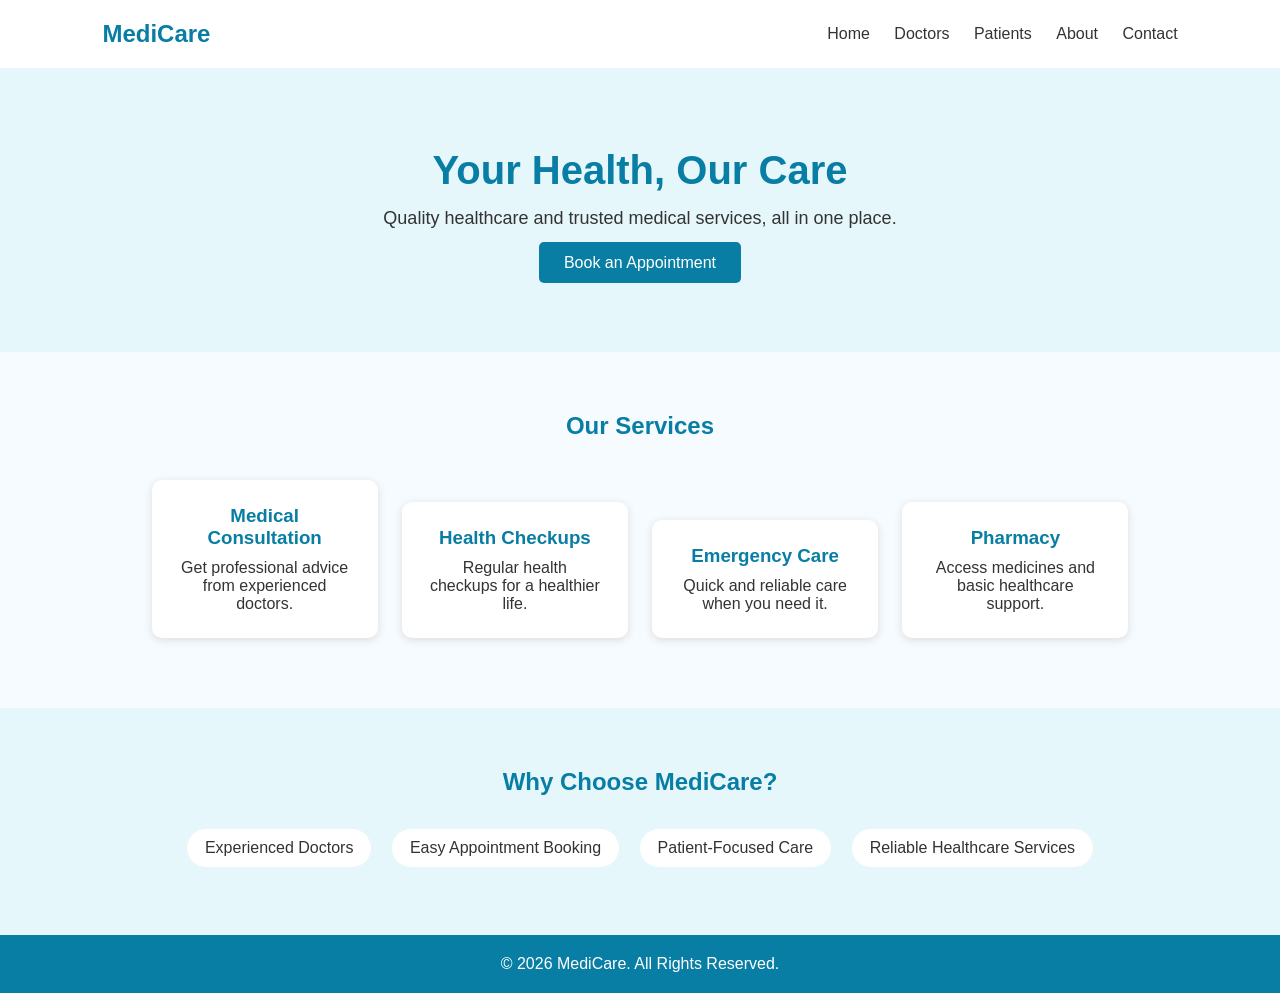
<file: index.html>
<!DOCTYPE html>
<html lang="en">
<head>
    <meta charset="UTF-8">
    <meta name="viewport" content="width=device-width, initial-scale=1.0">

    <title>MediCare - Home</title>

    <link rel="stylesheet" href="css/style.css">
</head>

<body>

    <!-- Navigation Bar -->
    <header>
        <nav>
            <h1>MediCare</h1>

            <div>
                <a href="index.html">Home</a>
                <a href="doctors.html">Doctors</a>
                <a href="patients.html">Patients</a>
                <a href="about.html">About</a>
                <a href="contact.html">Contact</a>
            </div>
        </nav>
    </header>


    <!-- Hero Section -->
    <section class="hero">

        <h2>Your Health, Our Care</h2>

        <p>
            Quality healthcare and trusted medical services,
            all in one place.
        </p>

        <a href="patients.html">Book an Appointment</a>

    </section>


    <!-- Services Section -->
    <section class="services">

        <h2>Our Services</h2>

        <div class="service-card">
            <h3>Medical Consultation</h3>
            <p>
                Get professional advice from experienced doctors.
            </p>
        </div>

        <div class="service-card">
            <h3>Health Checkups</h3>
            <p>
                Regular health checkups for a healthier life.
            </p>
        </div>

        <div class="service-card">
            <h3>Emergency Care</h3>
            <p>
                Quick and reliable care when you need it.
            </p>
        </div>

        <div class="service-card">
            <h3>Pharmacy</h3>
            <p>
                Access medicines and basic healthcare support.
            </p>
        </div>

    </section>


    <!-- Why Choose Us Section -->
    <section class="why-us">

        <h2>Why Choose MediCare?</h2>

        <p>Experienced Doctors</p>
        <p>Easy Appointment Booking</p>
        <p>Patient-Focused Care</p>
        <p>Reliable Healthcare Services</p>

    </section>


    <!-- Footer -->
    <footer>
        <p>&copy; 2026 MediCare. All Rights Reserved.</p>
    </footer>

</body>
</html>
</file>
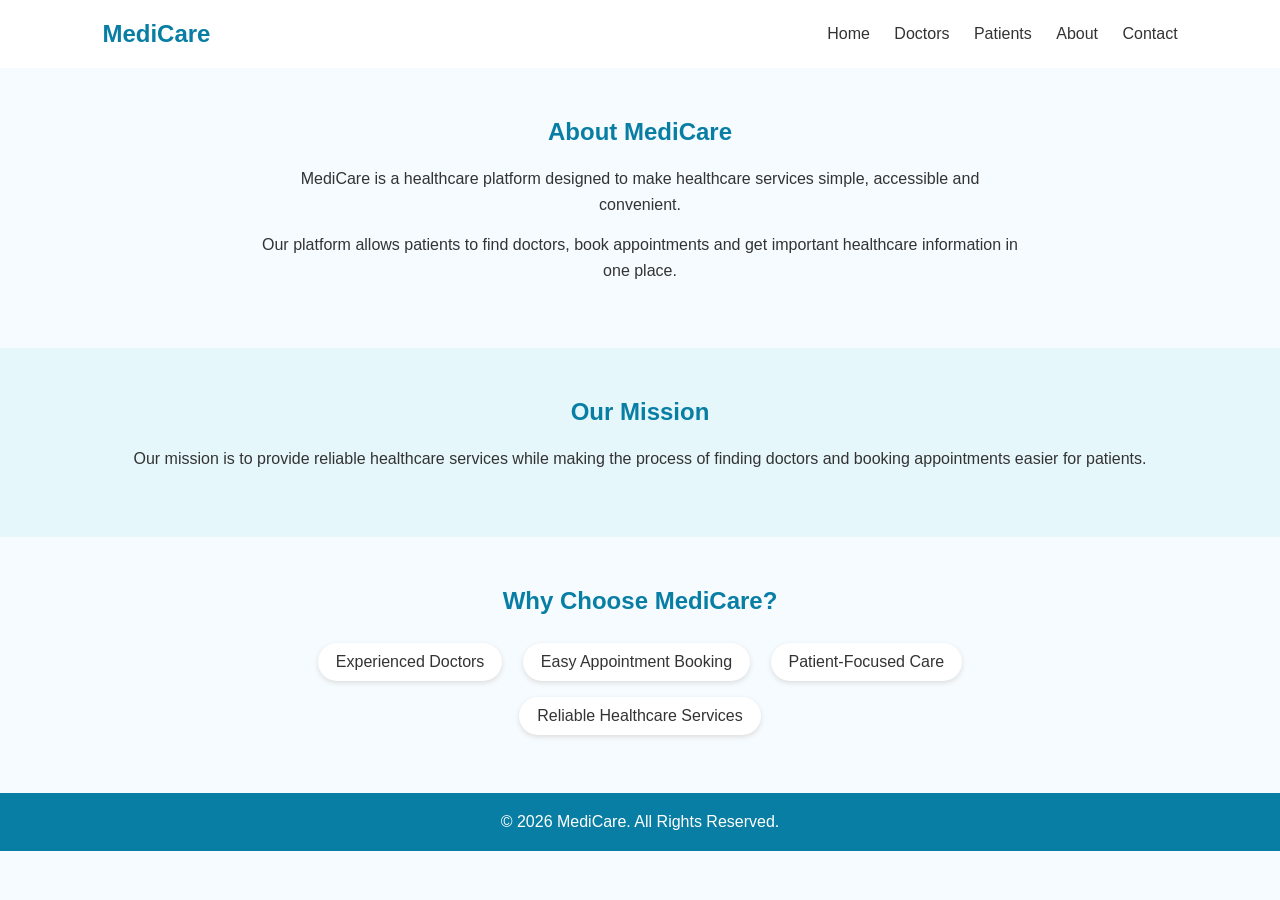
<file: about.html>
<!DOCTYPE html>
<html lang="en">
<head>
    <meta charset="UTF-8">
    <meta name="viewport" content="width=device-width, initial-scale=1.0">

    <title>MediCare - About</title>

    <link rel="stylesheet" href="css/style.css">
</head>

<body>

    <!-- Navigation Bar -->
    <header>
        <nav>
            <h1>MediCare</h1>

            <div>
                <a href="index.html">Home</a>
                <a href="doctors.html">Doctors</a>
                <a href="patients.html">Patients</a>
                <a href="about.html">About</a>
                <a href="contact.html">Contact</a>
            </div>
        </nav>
    </header>


    <!-- About Section -->
    <section class="about">

        <h2>About MediCare</h2>

        <p>
            MediCare is a healthcare platform designed to make
            healthcare services simple, accessible and convenient.
        </p>

        <p>
            Our platform allows patients to find doctors, book
            appointments and get important healthcare information
            in one place.
        </p>

    </section>


    <!-- Mission Section -->
    <section class="mission">

        <h2>Our Mission</h2>

        <p>
            Our mission is to provide reliable healthcare services
            while making the process of finding doctors and booking
            appointments easier for patients.
        </p>

    </section>


    <!-- Why Choose Us -->
    <section class="about-features">

        <h2>Why Choose MediCare?</h2>

        <p>Experienced Doctors</p>
        <p>Easy Appointment Booking</p>
        <p>Patient-Focused Care</p>
        <p>Reliable Healthcare Services</p>

    </section>


    <!-- Footer -->
    <footer>
        <p>&copy; 2026 MediCare. All Rights Reserved.</p>
    </footer>

</body>
</html>
</file>
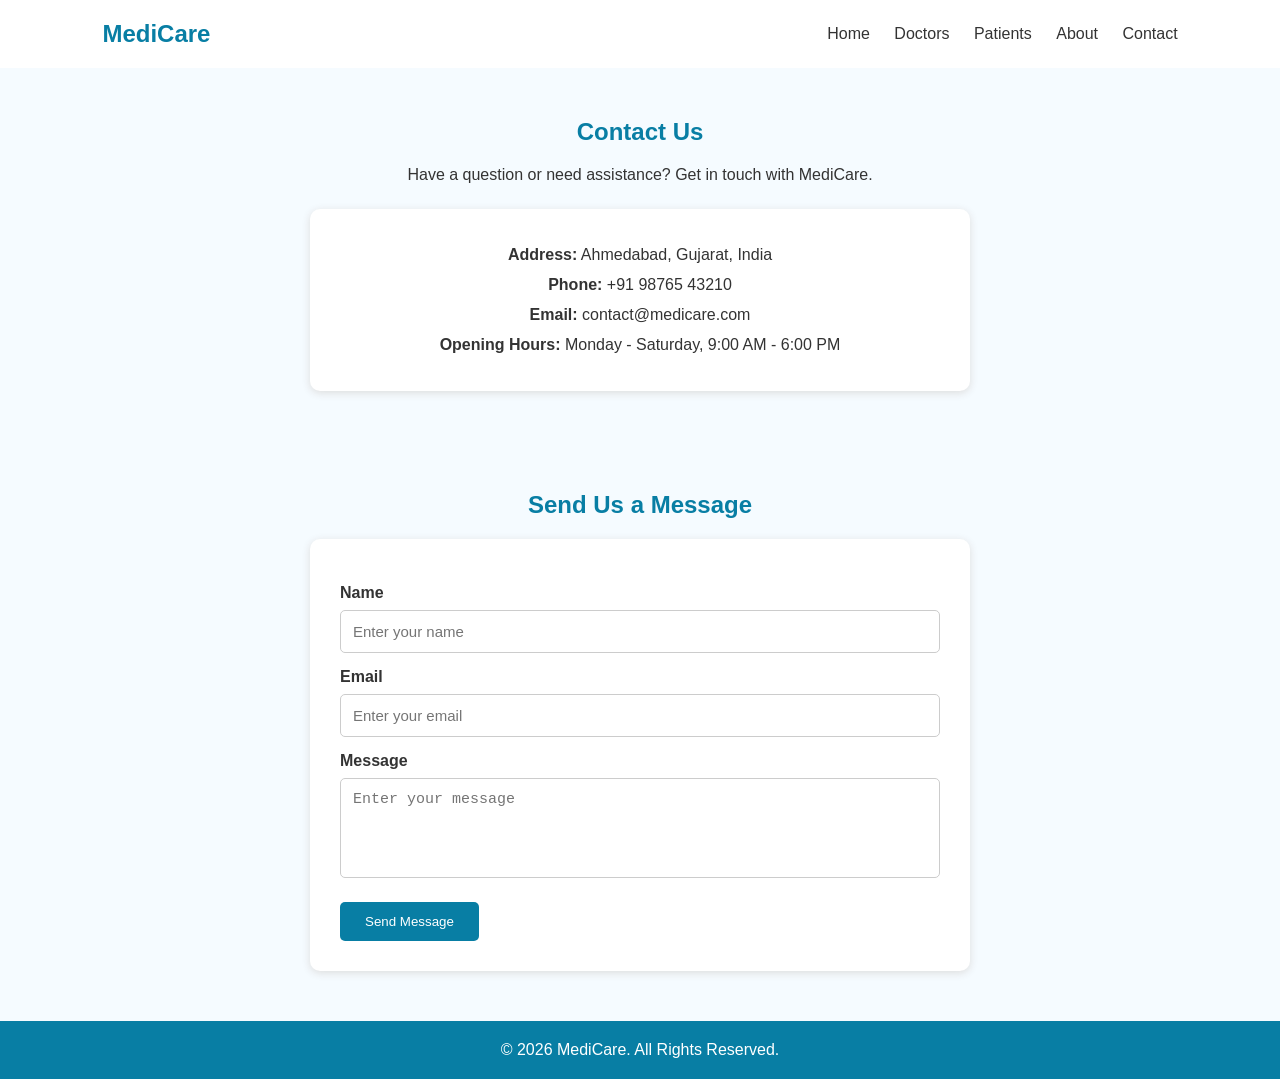
<file: contact.html>
<!DOCTYPE html>
<html lang="en">
<head>
    <meta charset="UTF-8">
    <meta name="viewport" content="width=device-width, initial-scale=1.0">

    <title>MediCare - Contact</title>

    <link rel="stylesheet" href="css/style.css">
</head>

<body>

    <!-- Navigation Bar -->
    <header>
        <nav>
            <h1>MediCare</h1>

            <div>
                <a href="index.html">Home</a>
                <a href="doctors.html">Doctors</a>
                <a href="patients.html">Patients</a>
                <a href="about.html">About</a>
                <a href="contact.html">Contact</a>
            </div>
        </nav>
    </header>


    <!-- Contact Section -->
    <section class="contact">

        <h2>Contact Us</h2>

        <p>
            Have a question or need assistance?
            Get in touch with MediCare.
        </p>

        <div class="contact-info">
            <p><strong>Address:</strong> Ahmedabad, Gujarat, India</p>
            <p><strong>Phone:</strong> +91 98765 43210</p>
            <p><strong>Email:</strong> contact@medicare.com</p>
            <p><strong>Opening Hours:</strong> Monday - Saturday, 9:00 AM - 6:00 PM</p>
        </div>

    </section>


    <!-- Contact Form -->
    <section class="contact-form">

        <h2>Send Us a Message</h2>

        <form>

            <label>Name</label>
            <input type="text" placeholder="Enter your name">

            <label>Email</label>
            <input type="email" placeholder="Enter your email">

            <label>Message</label>
            <textarea placeholder="Enter your message"></textarea>

            <button type="submit">Send Message</button>

        </form>

    </section>


    <!-- Footer -->
    <footer>
        <p>&copy; 2026 MediCare. All Rights Reserved.</p>
    </footer>

</body>
</html>
</file>
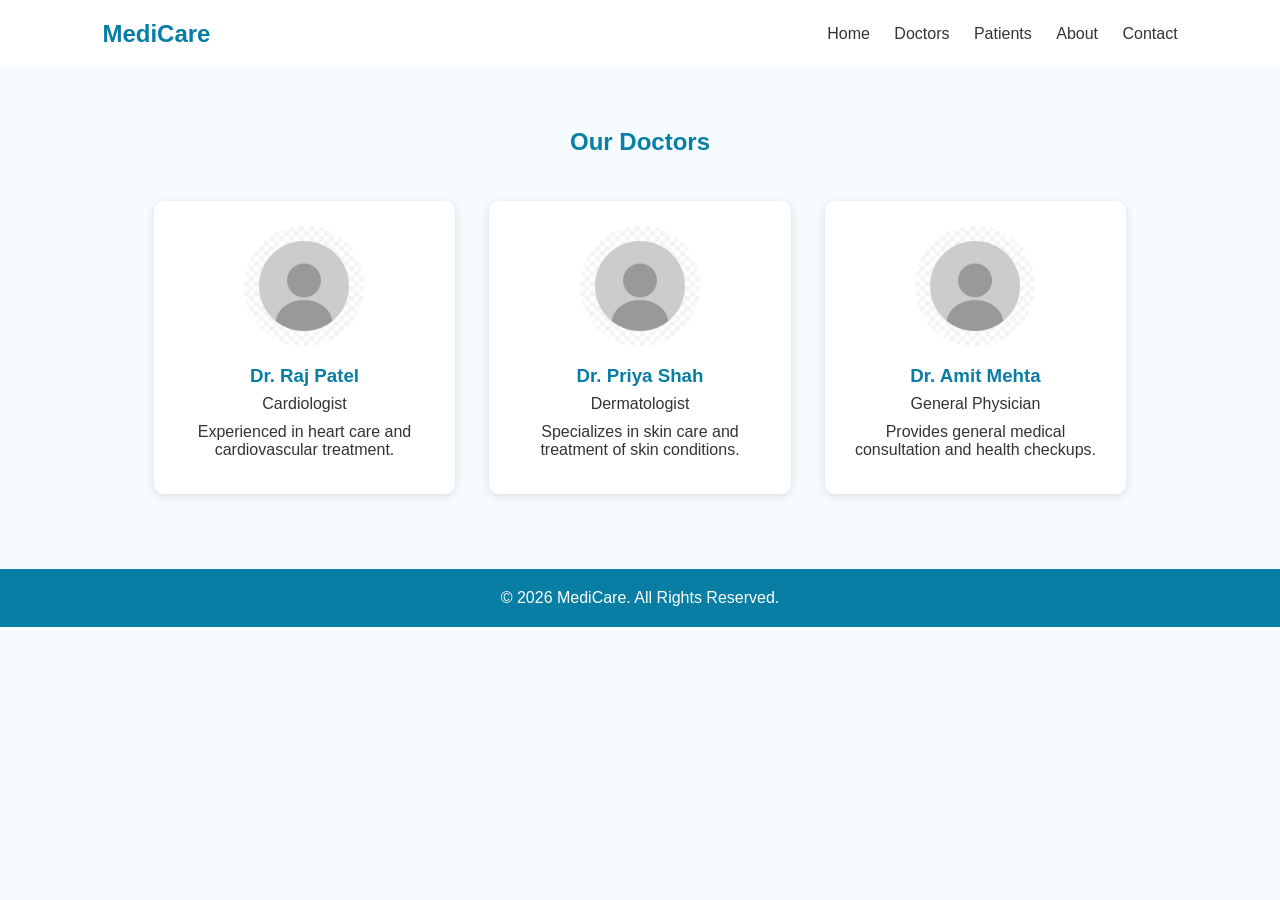
<file: doctors.html>
<!DOCTYPE html>
<html lang="en">
<head>
    <meta charset="UTF-8">
    <meta name="viewport" content="width=device-width, initial-scale=1.0">

    <title>MediCare - Doctors</title>

    <link rel="stylesheet" href="css/style.css">
</head>

<body>

    <!-- Navigation Bar -->
    <header>
        <nav>
            <h1>MediCare</h1>

            <div>
                <a href="index.html">Home</a>
                <a href="doctors.html">Doctors</a>
                <a href="patients.html">Patients</a>
                <a href="about.html">About</a>
                <a href="contact.html">Contact</a>
            </div>
        </nav>
    </header>


    <!-- Doctors Section -->
    <section class="doctors">

        <h2>Our Doctors</h2>

        <div class="doctor-card">

            <img src="images/DocProfileImage.jpg" alt="Doctor">

            <h3>Dr. Raj Patel</h3>

            <p>Cardiologist</p>

            <p>
                Experienced in heart care and cardiovascular treatment.
            </p>

        </div>


        <div class="doctor-card">

            <img src="images/DocProfileImage.jpg" alt="Doctor">

            <h3>Dr. Priya Shah</h3>

            <p>Dermatologist</p>

            <p>
                Specializes in skin care and treatment of skin conditions.
            </p>

        </div>


        <div class="doctor-card">

            <img src="images/DocProfileImage.jpg" alt="Doctor">

            <h3>Dr. Amit Mehta</h3>

            <p>General Physician</p>

            <p>
                Provides general medical consultation and health checkups.
            </p>

        </div>

    </section>


    <!-- Footer -->
    <footer>
        <p>&copy; 2026 MediCare. All Rights Reserved.</p>
    </footer>

</body>
</html>
</file>
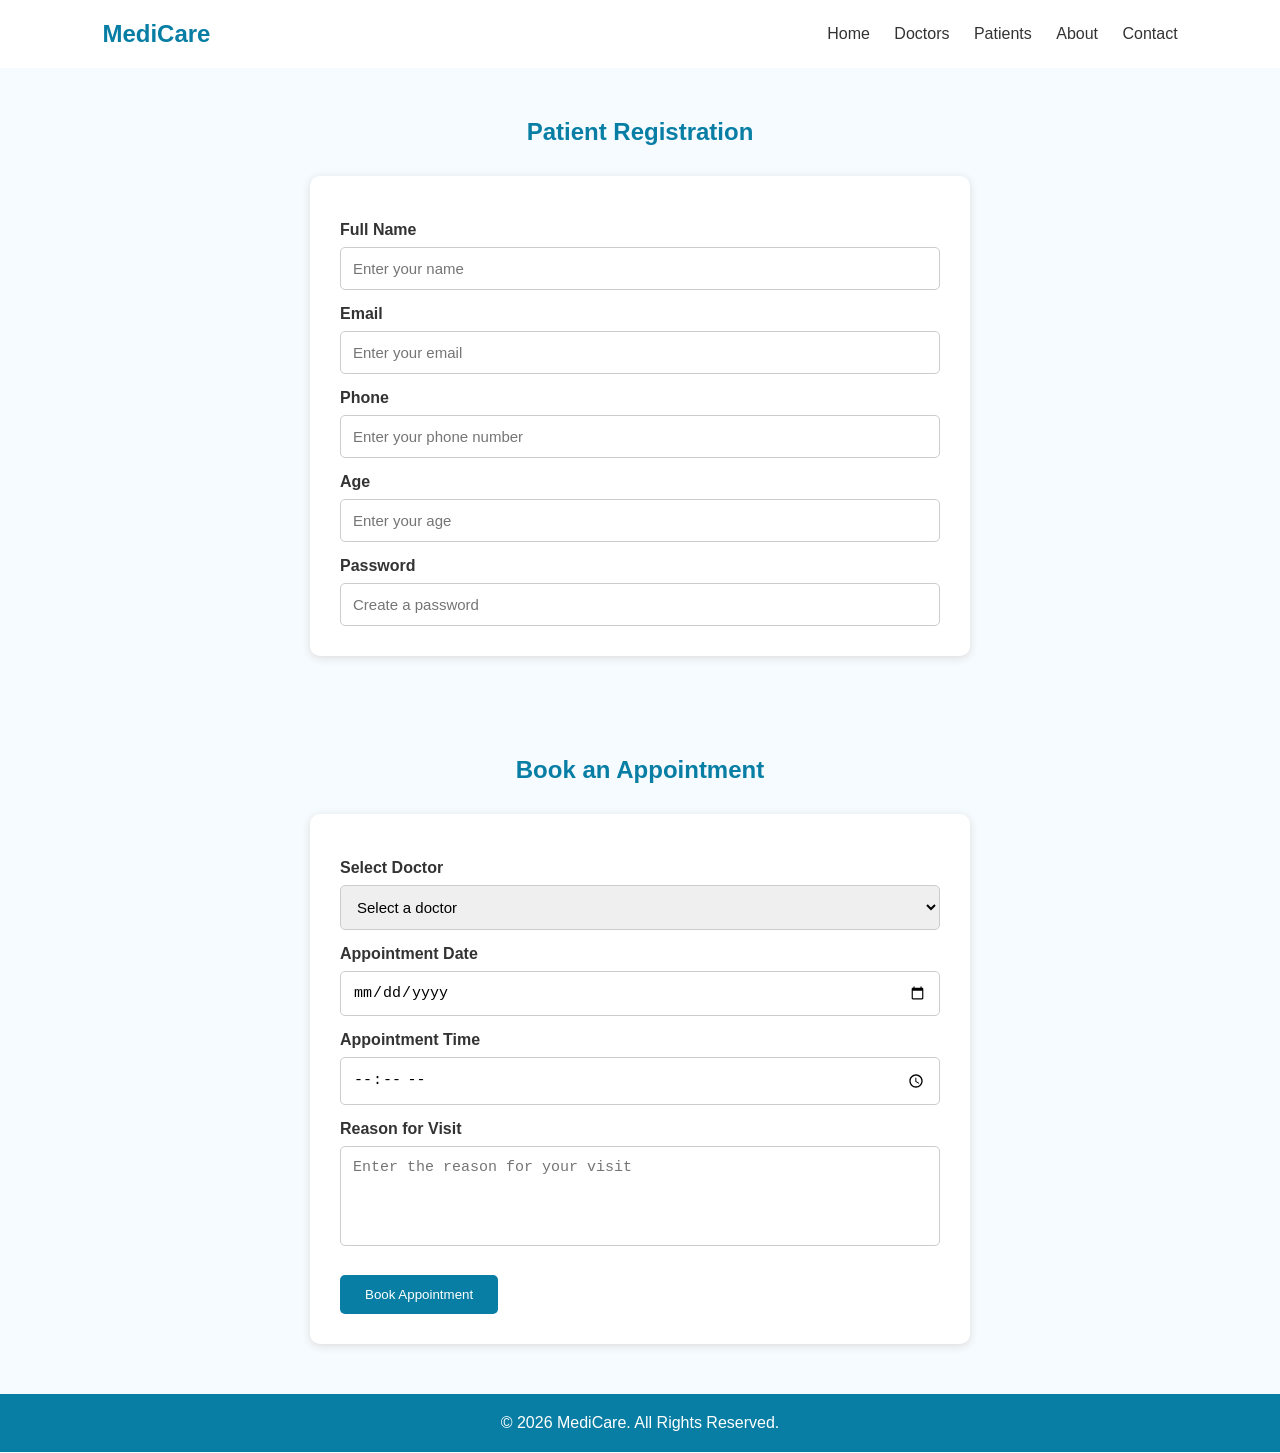
<file: patients.html>
<!DOCTYPE html>
<html lang="en">
<head>
    <meta charset="UTF-8">
    <meta name="viewport" content="width=device-width, initial-scale=1.0">

    <title>MediCare - Patients</title>

    <link rel="stylesheet" href="css/style.css">
</head>

<body>

    <!-- Navigation Bar -->
    <header>
        <nav>
            <h1>MediCare</h1>

            <div>
                <a href="index.html">Home</a>
                <a href="doctors.html">Doctors</a>
                <a href="patients.html">Patients</a>
                <a href="about.html">About</a>
                <a href="contact.html">Contact</a>
            </div>
        </nav>
    </header>


    <!-- Patient Registration -->
    <section class="patient">

        <h2>Patient Registration</h2>

        <form>

            <label>Full Name</label>
            <input type="text" placeholder="Enter your name">

            <label>Email</label>
            <input type="email" placeholder="Enter your email">

            <label>Phone</label>
            <input type="tel" placeholder="Enter your phone number">

            <label>Age</label>
            <input type="number" placeholder="Enter your age">

            <label>Password</label>
            <input type="password" placeholder="Create a password">

        </form>

    </section>


    <!-- Appointment Booking -->
    <section class="appointment">

        <h2>Book an Appointment</h2>

        <form>

            <label>Select Doctor</label>
            <select>
                <option>Select a doctor</option>
                <option>Dr. Patel</option>
                <option>Dr. Shah</option>
                <option>Dr. Mehta</option>
            </select>

            <label>Appointment Date</label>
            <input type="date">

            <label>Appointment Time</label>
            <input type="time">

            <label>Reason for Visit</label>
            <textarea placeholder="Enter the reason for your visit"></textarea>

            <button type="submit">Book Appointment</button>

        </form>

    </section>


    <!-- Footer -->
    <footer>
        <p>&copy; 2026 MediCare. All Rights Reserved.</p>
    </footer>

</body>
</html>
</file>
<file: css/style.css>
* {
    margin: 0;
    padding: 0;
    box-sizing: border-box;
}

body {
    font-family: Arial, sans-serif;
    color: #333;
    background-color: #f5fbff;
}

/* Navigation */

header {
    background-color: white;
    padding: 20px 8%;
}

nav {
    display: flex;
    justify-content: space-between;
    align-items: center;
}

nav h1 {
    color: #087ea4;
}

nav a {
    text-decoration: none;
    color: #333;
    margin-left: 20px;
}

nav a:hover {
    color: #087ea4;
}


/* Hero */

.hero {
    text-align: center;
    padding: 80px 20px;
    background-color: #e6f7fc;
}

.hero h2 {
    font-size: 40px;
    color: #087ea4;
    margin-bottom: 15px;
}

.hero p {
    margin-bottom: 25px;
    font-size: 18px;
}

.hero a {
    background-color: #087ea4;
    color: white;
    padding: 12px 25px;
    text-decoration: none;
    border-radius: 5px;
}


/* Services */

.services {
    text-align: center;
    padding: 60px 8%;
}

.services h2 {
    color: #087ea4;
    margin-bottom: 30px;
}

.service-card {
    display: inline-block;
    width: 21%;
    min-width: 200px;
    margin: 10px;
    padding: 25px;
    background-color: white;
    border-radius: 10px;
    box-shadow: 0 2px 8px #ddd;
}

.service-card h3 {
    color: #087ea4;
    margin-bottom: 10px;
}


/* Why Us */

.why-us {
    text-align: center;
    padding: 60px 20px;
    background-color: #e6f7fc;
}

.why-us h2 {
    color: #087ea4;
    margin-bottom: 25px;
}

.why-us p {
    display: inline-block;
    margin: 8px;
    padding: 10px 18px;
    background-color: white;
    border-radius: 20px;
}


/* Footer */

footer {
    text-align: center;
    padding: 20px;
    background-color: #087ea4;
    color: white;
}

/* Patient Page */

.patient,
.appointment {
    padding: 50px 20px;
    max-width: 700px;
    margin: auto;
}

.patient h2,
.appointment h2 {
    text-align: center;
    color: #087ea4;
    margin-bottom: 30px;
}

.patient form,
.appointment form {
    background-color: white;
    padding: 30px;
    border-radius: 10px;
    box-shadow: 0 2px 8px #ddd;
}

.patient label,
.appointment label {
    display: block;
    margin-bottom: 8px;
    margin-top: 15px;
    font-weight: bold;
}

.patient input,
.appointment input,
.appointment select,
.appointment textarea {
    width: 100%;
    padding: 12px;
    border: 1px solid #ccc;
    border-radius: 5px;
    font-size: 15px;
}

.appointment textarea {
    height: 100px;
    resize: none;
}

.appointment button {
    margin-top: 25px;
    padding: 12px 25px;
    background-color: #087ea4;
    color: white;
    border: none;
    border-radius: 5px;
    cursor: pointer;
}

.appointment button:hover {
    background-color: #065f7c;
}

/* Doctors Page */

.doctors {
    text-align: center;
    padding: 60px 8%;
}

.doctors h2 {
    color: #087ea4;
    margin-bottom: 30px;
}

.doctor-card {
    display: inline-block;
    width: 28%;
    min-width: 220px;
    margin: 15px;
    padding: 25px;
    background-color: white;
    border-radius: 10px;
    box-shadow: 0 2px 8px #ddd;
    vertical-align: top;
}

.doctor-card img {
    width: 120px;
    height: 120px;
    border-radius: 50%;
    object-fit: cover;
    margin-bottom: 15px;
}

.doctor-card h3 {
    color: #087ea4;
    margin-bottom: 8px;
}

.doctor-card p {
    margin-bottom: 10px;
}


/* Contact Page */

.contact,
.contact-form {
    text-align: center;
    padding: 50px 20px;
    max-width: 700px;
    margin: auto;
}

.contact h2,
.contact-form h2 {
    color: #087ea4;
    margin-bottom: 20px;
}

.contact-info {
    background-color: white;
    padding: 25px;
    margin-top: 25px;
    border-radius: 10px;
    box-shadow: 0 2px 8px #ddd;
}

.contact-info p {
    margin: 12px;
}


/* Contact Form */

.contact-form form {
    background-color: white;
    padding: 30px;
    border-radius: 10px;
    box-shadow: 0 2px 8px #ddd;
    text-align: left;
}

.contact-form label {
    display: block;
    margin-top: 15px;
    margin-bottom: 8px;
    font-weight: bold;
}

.contact-form input,
.contact-form textarea {
    width: 100%;
    padding: 12px;
    border: 1px solid #ccc;
    border-radius: 5px;
    font-size: 15px;
}

.contact-form textarea {
    height: 100px;
    resize: none;
}

.contact-form button {
    margin-top: 20px;
    padding: 12px 25px;
    background-color: #087ea4;
    color: white;
    border: none;
    border-radius: 5px;
    cursor: pointer;
}

.contact-form button:hover {
    background-color: #065f7c;
}

/* About Page */

.about,
.mission,
.about-features {
    text-align: center;
    padding: 50px 20px;
    max-width: 800px;
    margin: auto;
}

.about h2,
.mission h2,
.about-features h2 {
    color: #087ea4;
    margin-bottom: 20px;
}

.about p,
.mission p {
    margin-bottom: 15px;
    line-height: 1.6;
}

.mission {
    background-color: #e6f7fc;
    max-width: 100%;
}

.about-features p {
    display: inline-block;
    margin: 8px;
    padding: 10px 18px;
    background-color: white;
    border-radius: 20px;
    box-shadow: 0 2px 5px #ddd;
}
</file>
